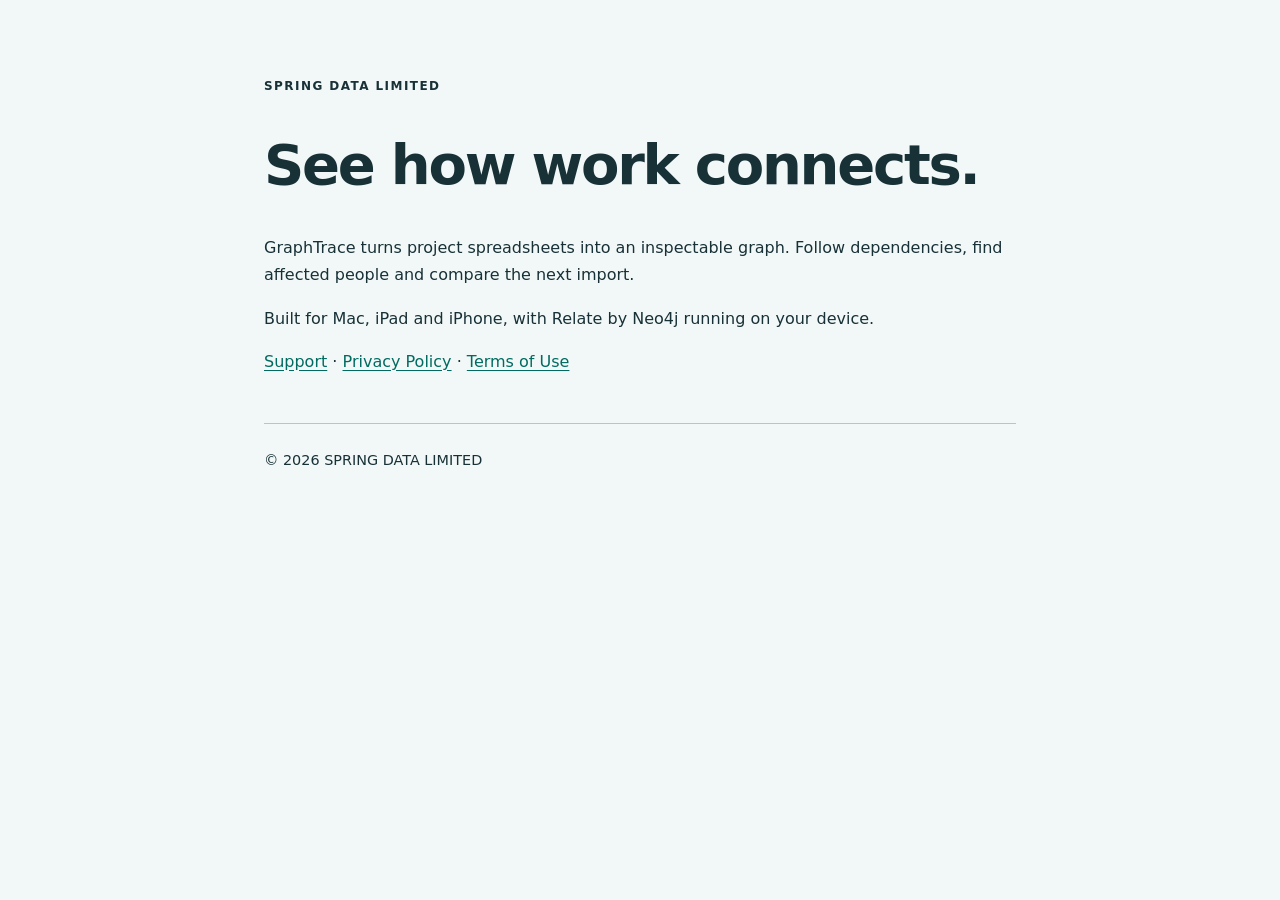
<file: index.html>
<!doctype html><html lang="en"><head><meta charset="utf-8"><meta name="viewport" content="width=device-width,initial-scale=1"><title>GraphTrace by SPRING DATA LIMITED</title><link rel="stylesheet" href="style.css"></head><body><main><p class="eyebrow">SPRING DATA LIMITED</p><h1>See how work connects.</h1><p>GraphTrace turns project spreadsheets into an inspectable graph. Follow dependencies, find affected people and compare the next import.</p><p>Built for Mac, iPad and iPhone, with Relate by Neo4j running on your device.</p><p><a href="support.html">Support</a> · <a href="privacy.html">Privacy Policy</a> · <a href="https://www.apple.com/legal/internet-services/itunes/dev/stdeula/">Terms of Use</a></p><footer>© 2026 SPRING DATA LIMITED</footer></main></body></html>
</file>
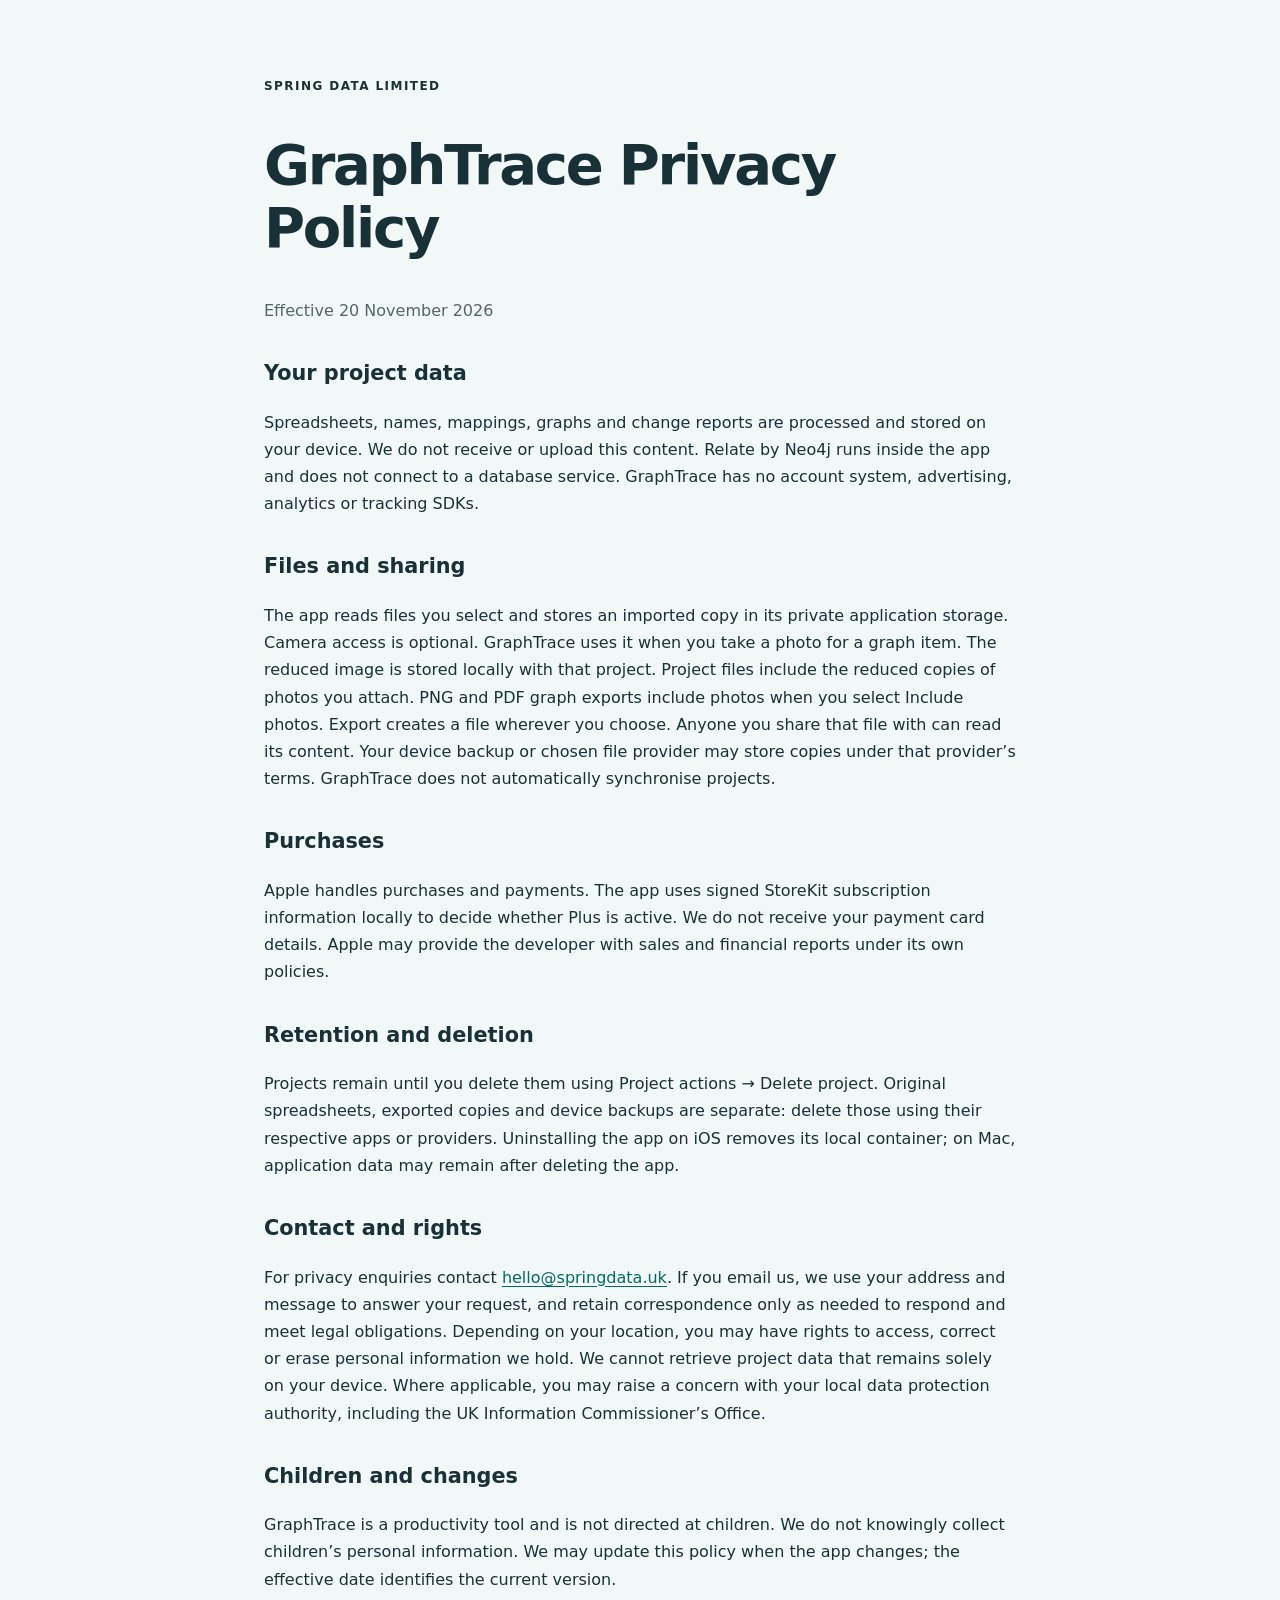
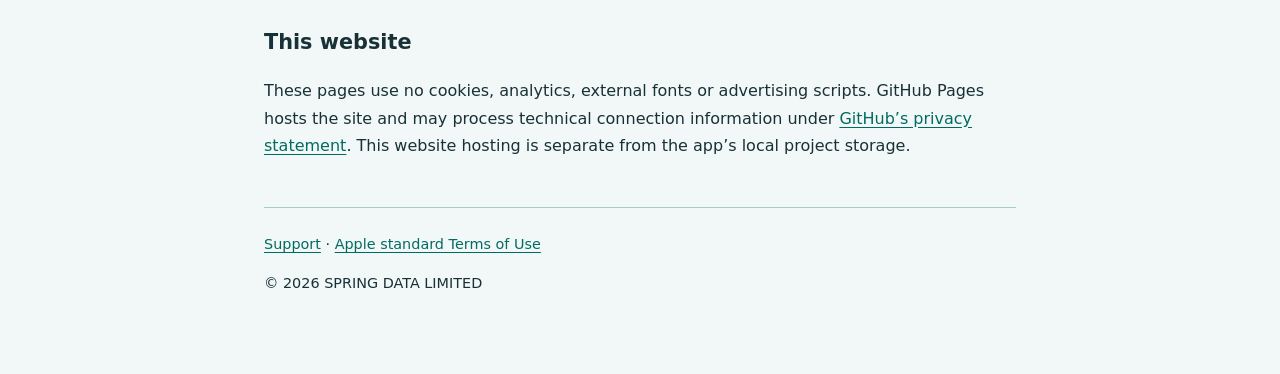
<file: privacy.html>
<!doctype html>
<html lang="en"><head><meta charset="utf-8"><meta name="viewport" content="width=device-width,initial-scale=1"><meta name="description" content="Privacy policy for GraphTrace by SPRING DATA LIMITED."><title>GraphTrace · Privacy Policy</title><link rel="stylesheet" href="style.css"></head>
<body><main><p class="eyebrow">SPRING DATA LIMITED</p><h1>GraphTrace Privacy Policy</h1><p class="muted">Effective 20 November 2026</p>
<h2>Your project data</h2><p>Spreadsheets, names, mappings, graphs and change reports are processed and stored on your device. We do not receive or upload this content. Relate by Neo4j runs inside the app and does not connect to a database service. GraphTrace has no account system, advertising, analytics or tracking SDKs.</p>
<h2>Files and sharing</h2><p>The app reads files you select and stores an imported copy in its private application storage. Camera access is optional. GraphTrace uses it when you take a photo for a graph item. The reduced image is stored locally with that project. Project files include the reduced copies of photos you attach. PNG and PDF graph exports include photos when you select Include photos. Export creates a file wherever you choose. Anyone you share that file with can read its content. Your device backup or chosen file provider may store copies under that provider’s terms. GraphTrace does not automatically synchronise projects.</p>
<h2>Purchases</h2><p>Apple handles purchases and payments. The app uses signed StoreKit subscription information locally to decide whether Plus is active. We do not receive your payment card details. Apple may provide the developer with sales and financial reports under its own policies.</p>
<h2>Retention and deletion</h2><p>Projects remain until you delete them using Project actions → Delete project. Original spreadsheets, exported copies and device backups are separate: delete those using their respective apps or providers. Uninstalling the app on iOS removes its local container; on Mac, application data may remain after deleting the app.</p>
<h2>Contact and rights</h2><p>For privacy enquiries contact <a href="mailto:hello@springdata.uk">hello@springdata.uk</a>. If you email us, we use your address and message to answer your request, and retain correspondence only as needed to respond and meet legal obligations. Depending on your location, you may have rights to access, correct or erase personal information we hold. We cannot retrieve project data that remains solely on your device. Where applicable, you may raise a concern with your local data protection authority, including the UK Information Commissioner’s Office.</p>
<h2>Children and changes</h2><p>GraphTrace is a productivity tool and is not directed at children. We do not knowingly collect children’s personal information. We may update this policy when the app changes; the effective date identifies the current version.</p>
<h2>This website</h2><p>These pages use no cookies, analytics, external fonts or advertising scripts. GitHub Pages hosts the site and may process technical connection information under <a href="https://docs.github.com/en/site-policy/privacy-policies/github-general-privacy-statement">GitHub’s privacy statement</a>. This website hosting is separate from the app’s local project storage.</p>
<footer><a href="support.html">Support</a> · <a href="https://www.apple.com/legal/internet-services/itunes/dev/stdeula/">Apple standard Terms of Use</a><p>© 2026 SPRING DATA LIMITED</p></footer></main></body></html>
</file>
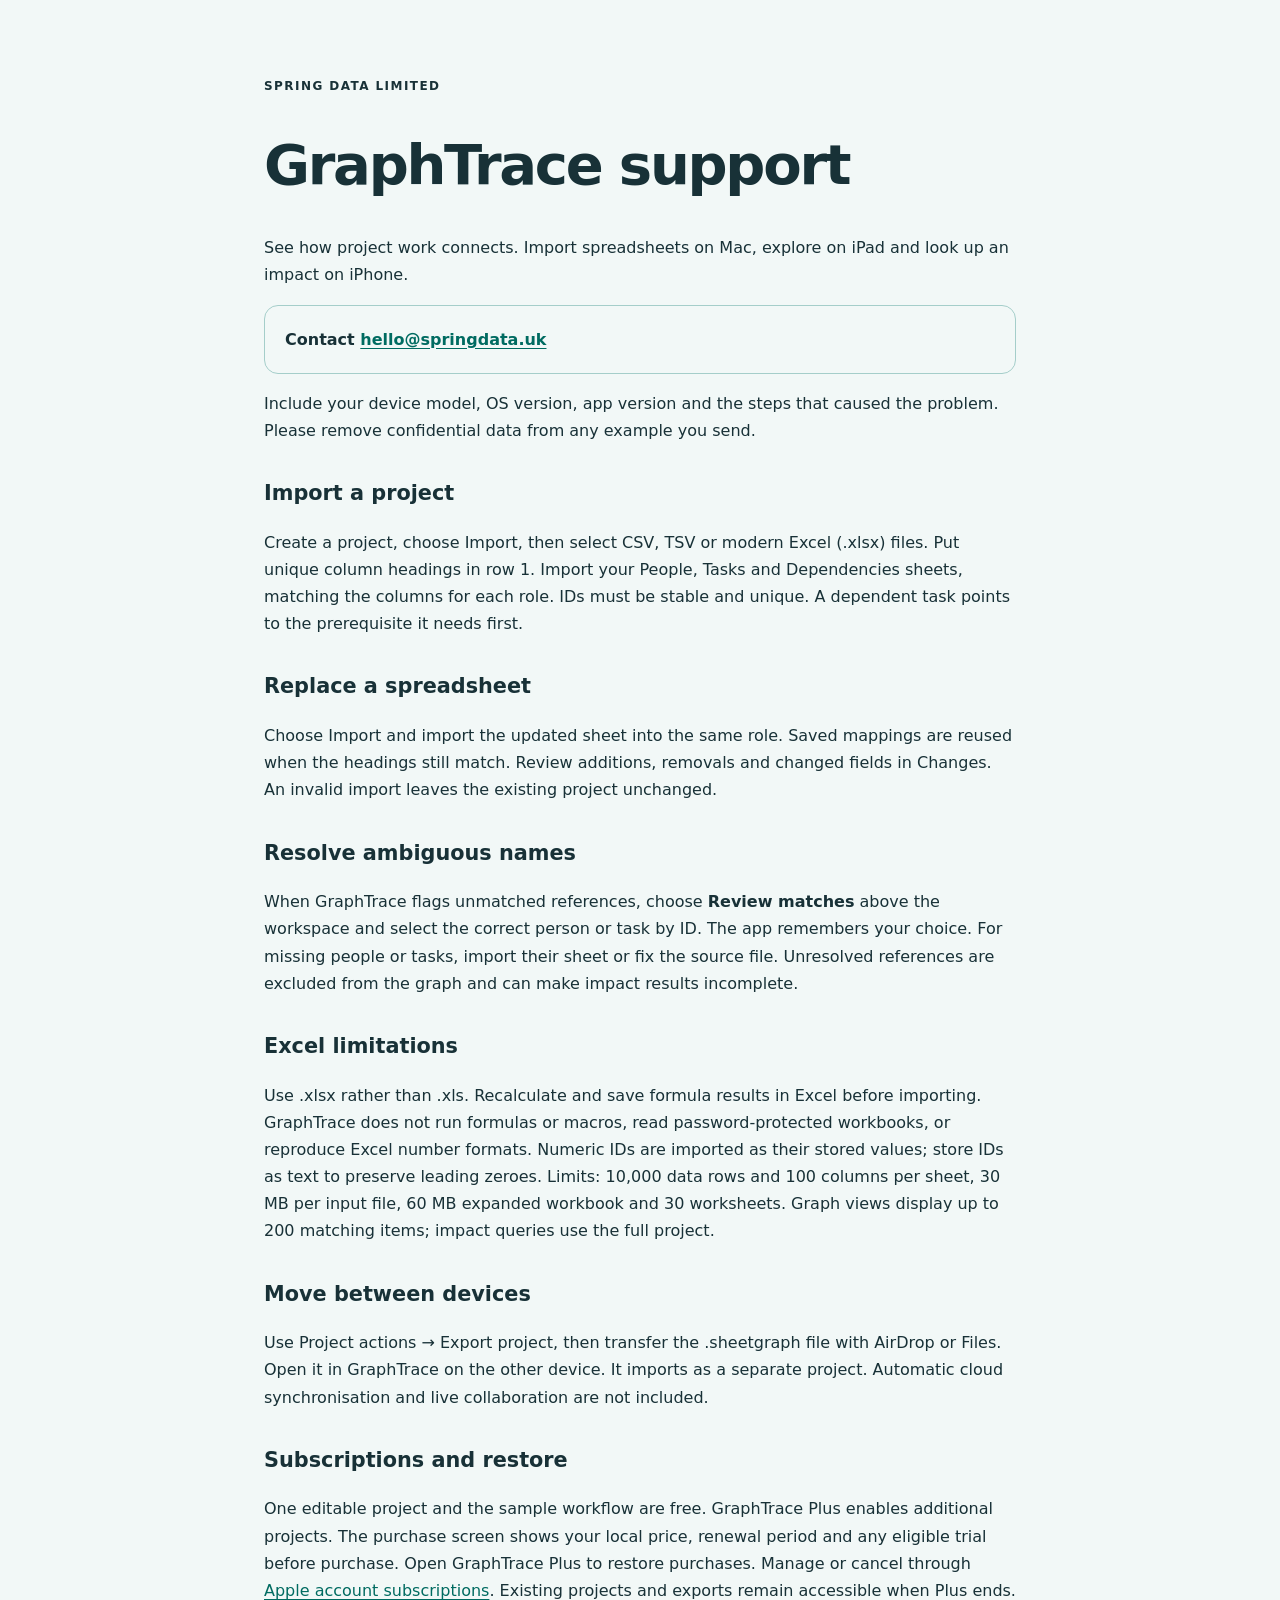
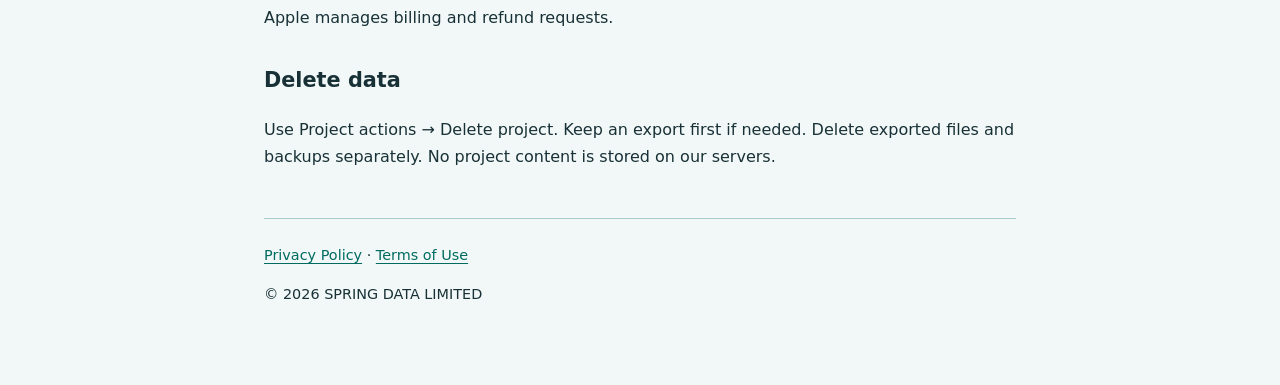
<file: support.html>
<!doctype html>
<html lang="en"><head><meta charset="utf-8"><meta name="viewport" content="width=device-width,initial-scale=1"><meta name="description" content="Help with GraphTrace spreadsheet imports, graph queries and subscriptions."><title>GraphTrace · Support</title><link rel="stylesheet" href="style.css"></head>
<body><main><p class="eyebrow">SPRING DATA LIMITED</p><h1>GraphTrace support</h1><p>See how project work connects. Import spreadsheets on Mac, explore on iPad and look up an impact on iPhone.</p>
<p class="contact">Contact <a href="mailto:hello@springdata.uk">hello@springdata.uk</a></p><p>Include your device model, OS version, app version and the steps that caused the problem. Please remove confidential data from any example you send.</p>
<h2>Import a project</h2><p>Create a project, choose Import, then select CSV, TSV or modern Excel (.xlsx) files. Put unique column headings in row 1. Import your People, Tasks and Dependencies sheets, matching the columns for each role. IDs must be stable and unique. A dependent task points to the prerequisite it needs first.</p>
<h2>Replace a spreadsheet</h2><p>Choose Import and import the updated sheet into the same role. Saved mappings are reused when the headings still match. Review additions, removals and changed fields in Changes. An invalid import leaves the existing project unchanged.</p>
<h2>Resolve ambiguous names</h2><p>When GraphTrace flags unmatched references, choose <strong>Review matches</strong> above the workspace and select the correct person or task by ID. The app remembers your choice. For missing people or tasks, import their sheet or fix the source file. Unresolved references are excluded from the graph and can make impact results incomplete.</p>
<h2>Excel limitations</h2><p>Use .xlsx rather than .xls. Recalculate and save formula results in Excel before importing. GraphTrace does not run formulas or macros, read password-protected workbooks, or reproduce Excel number formats. Numeric IDs are imported as their stored values; store IDs as text to preserve leading zeroes. Limits: 10,000 data rows and 100 columns per sheet, 30 MB per input file, 60 MB expanded workbook and 30 worksheets. Graph views display up to 200 matching items; impact queries use the full project.</p>
<h2>Move between devices</h2><p>Use Project actions → Export project, then transfer the .sheetgraph file with AirDrop or Files. Open it in GraphTrace on the other device. It imports as a separate project. Automatic cloud synchronisation and live collaboration are not included.</p>
<h2>Subscriptions and restore</h2><p>One editable project and the sample workflow are free. GraphTrace Plus enables additional projects. The purchase screen shows your local price, renewal period and any eligible trial before purchase. Open GraphTrace Plus to restore purchases. Manage or cancel through <a href="https://apps.apple.com/account/subscriptions">Apple account subscriptions</a>. Existing projects and exports remain accessible when Plus ends. Apple manages billing and refund requests.</p>
<h2>Delete data</h2><p>Use Project actions → Delete project. Keep an export first if needed. Delete exported files and backups separately. No project content is stored on our servers.</p>
<footer><a href="privacy.html">Privacy Policy</a> · <a href="https://www.apple.com/legal/internet-services/itunes/dev/stdeula/">Terms of Use</a><p>© 2026 SPRING DATA LIMITED</p></footer></main></body></html>
</file>
<file: style.css>
:root{color-scheme:light dark;font-family:system-ui,-apple-system,BlinkMacSystemFont,"Segoe UI",sans-serif;color:#183137;background:#f2f8f7}*{box-sizing:border-box}body{margin:0}main{max-width:800px;margin:0 auto;padding:64px 24px;line-height:1.7}h1{font-size:clamp(2rem,6vw,3.5rem);line-height:1.12;letter-spacing:-.04em}h2{margin-top:2rem;font-size:1.3rem}a{color:#006b61;text-underline-offset:.2em}.eyebrow{letter-spacing:.12em;font-size:.75rem;font-weight:700}.muted{color:#52676b}.contact{padding:20px;border:1px solid #a5ceca;border-radius:14px;font-weight:600}footer{margin-top:48px;padding-top:24px;border-top:1px solid #a5ceca;font-size:.9rem}@media(prefers-color-scheme:dark){:root{background:#10272e;color:#e3f3f1}a{color:#8ce3d3}.muted{color:#b6cccf}}
</file>
